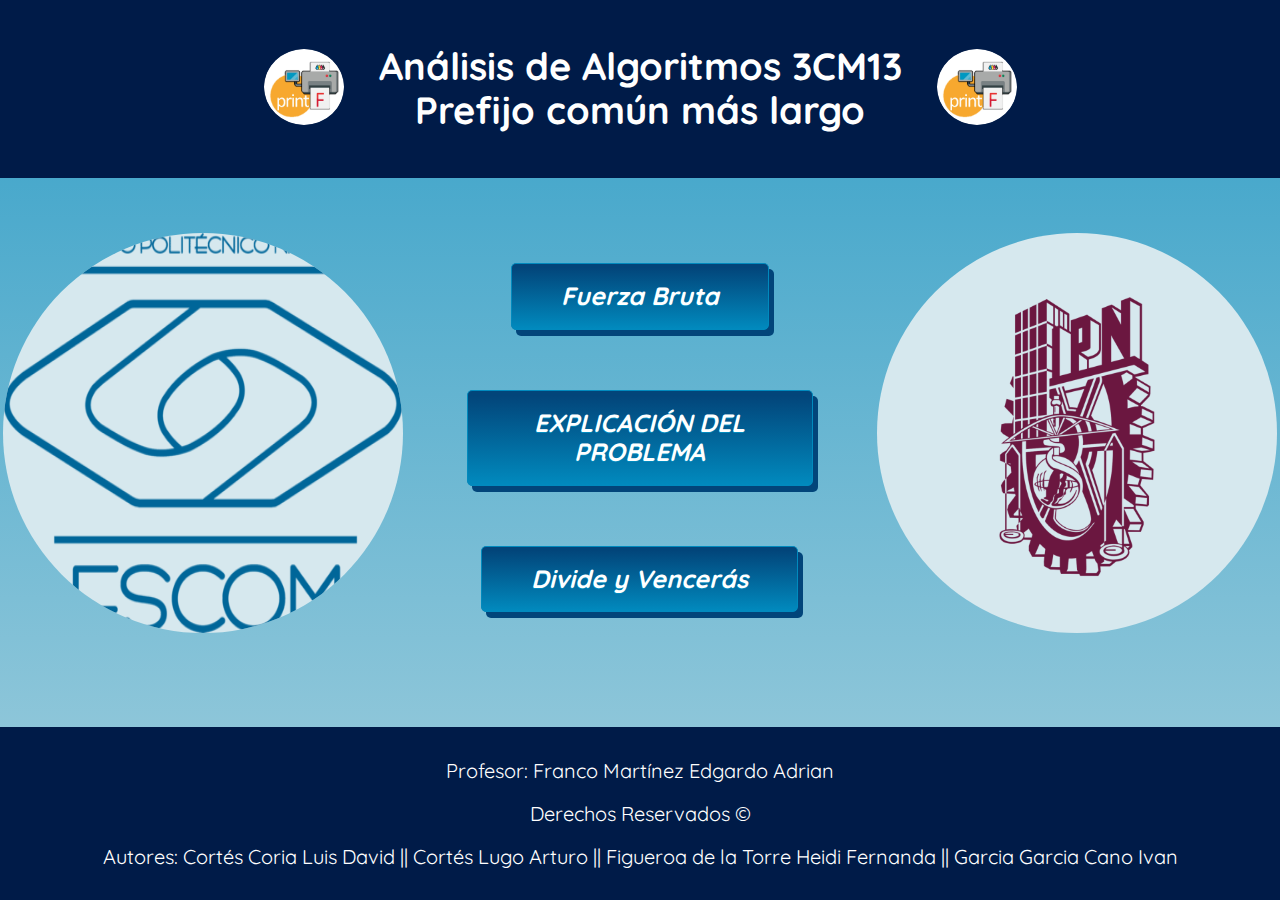
<file: Proyecto/index.html>
<!--
//*****************************************************************
//	Equipo: Numero 3: Los printF
//Cortés Coria Luis David 
//Cortés Lugo Arturo 
//Figueroa de la Torre Heidi Fernanda 
//Garcia Garcia Cano Ivan

//Curso: Análisis de algoritmos
//(C) Agosto-Enero 2021
//ESCOM-IPN
//Version 3.2

//Menu principal
//*****************************************************************
-->

<!DOCTYPE html>
<html lang="en">
    <head>
        
        <meta charset="UTF-8">
        <meta http-equiv="X-UA-Compatible" content="IE=edge">
        <meta name="viewport" content="width=device-width, initial-scale=1.0">
        <title>Prefijo común más largo</title>
        
        <!--HOJAS DE ESTILO-->
        <link rel="preload" href="css/normalize.css" as="style">
        <link rel="stylesheet" href="css/normalize.css"> <!--Tiene que ser la primera libreria por que normaliza y resetea-->
        <link href="https://fonts.googleapis.com/css2?family=Quicksand:wght@300;400;700&display=swap" rel="stylesheet">
        <link rel="preload" href="css/styles.css" as="style"> <!--Hacer el sitio web mas rapido-->
        <link href="css/styles.css" rel="stylesheet">
        
    </head> 

    <body>

        <header class="header">

            <div>
                <img class="imagen-logo" src="./images/logoF.png" alt="logo-F">
            </div>

            <h1 >Análisis de Algoritmos 3CM13 <br>Prefijo común más largo</h1>

            <div>
                <img class="imagen-logo" src="./images/logoF.png" alt="logo-F">
            </div>

        </header>
        
        <!-- <br><br><br> -->
 
        
        <main class="tres-columnas">

                <div>
                    <br><br><br>
                    <div class="circulo elemento-menu">
                        <img class="imagen-circulo" src="./images/ESCOM.png" alt="logo-ESCOM">
                    </div>
                </div>
                
                <div class="elemento-menu">
                    <br><br><br>
                    <div class="contenedor-botones">
                        <!-- <p class="texto-solucion">Solucion</p> -->
                        <a class="boton" href="./solucionFB.html">Fuerza Bruta</a>
                        <!-- <img src="./images/fondo_azul.png" alt="prefijo" class="imagen-prefijo"> -->
                        <a class="boton" href="./explicacion.html">EXPLICACIÓN DEL PROBLEMA</a> 
                        <a class="boton" href="./solucionDyC.html">Divide y Vencerás</a>
                    </div>
                </div>

                <div>
                    <br><br><br>
                    <div class="circulo elemento-menu">
                        <img class="imagen-circulo2" src="./images/IPN.png" alt="logo-ESCOM">
                    </div>
                </div>
                
        </main>


        <footer class="footer">
            <p class="footer__texto">Profesor: Franco Martínez Edgardo Adrian</p>
            <p class="footer__texto">Derechos Reservados &copy;</p>
            <p class="footer__texto">Autores: Cortés Coria Luis David || Cortés Lugo Arturo || Figueroa de la Torre Heidi Fernanda || Garcia Garcia Cano Ivan </p>
        </footer>

        
    </body>
</html>
</file>
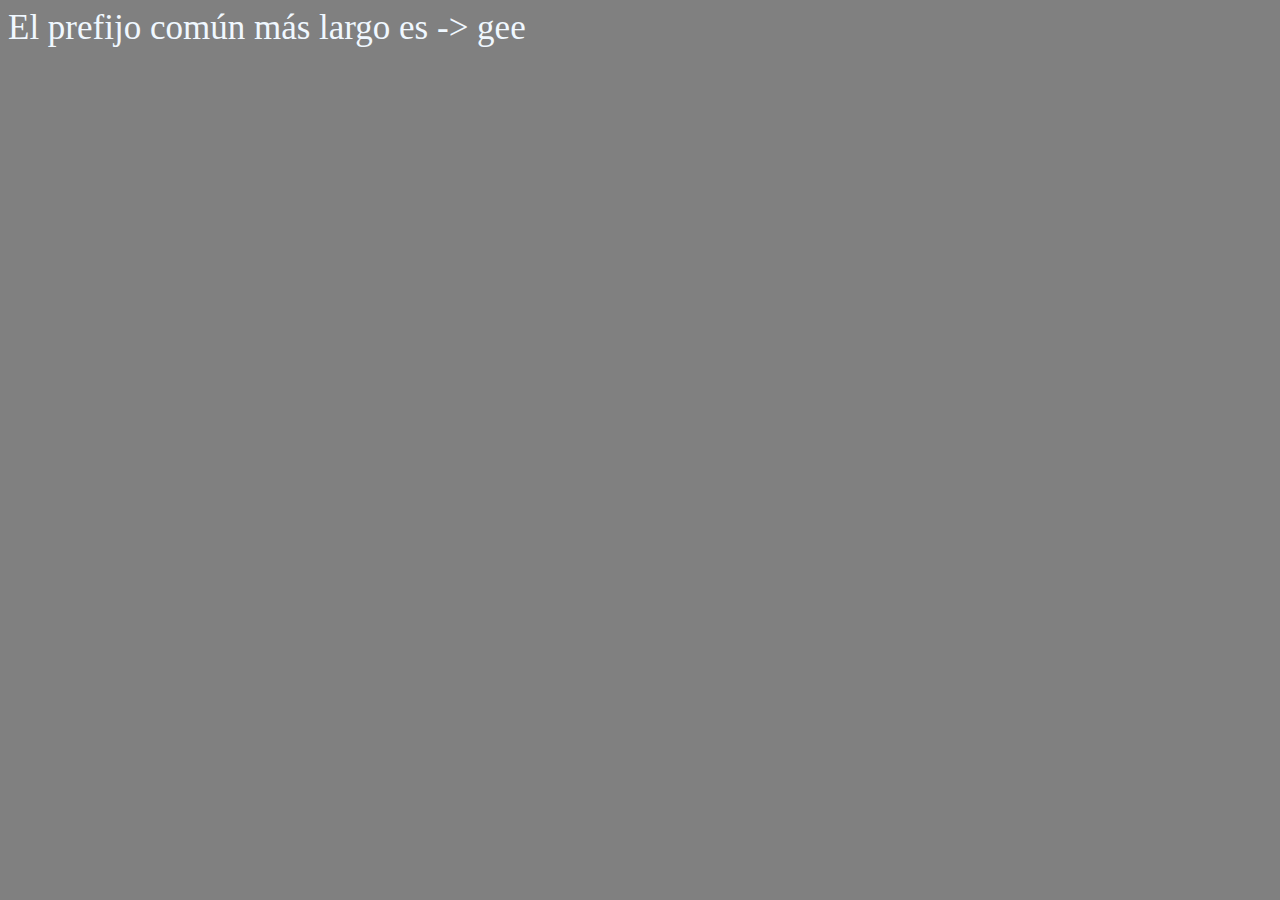
<file: Proyecto/algoritmo.html>
<!DOCTYPE html>
<html lang="en">
<head>
    <meta charset="UTF-8">
    <meta http-equiv="X-UA-Compatible" content="IE=edge">
    <meta name="viewport" content="width=device-width, initial-scale=1.0">
    <title>Document</title>
</head>
<body style="background-color: gray; color: aliceblue; font-size: 35px;">

    <script>
        // Programa JS para encontrar el prefijo comun más argo
            
            // Funcion para encontrar el prefijo comun entre dos cadenas (str1 & str2)
            //@param1: cada n1 a comparar
            //@param2: cada n2 a comparar
            function prefijoComunDos(str1,str2)
            {
                let result = "";                        //Cadena donde se guardara el valor final
                let n1 = str1.length, n2 = str2.length; //Obtenemos el tamaño
                
                // Comparar str1 & str2
                for (let i = 0, j = 0; i <= (n1 - 1) && j <= (n2 - 1); i++, j++) { 
                    
                    if (str1[i] != str2[j]) 
                        break;
                    result += str1[i]; // Voy concatenando caracter x caracter, para aumentar el prefijo

                }
        
                return (result);      //Regreso el valor final del prefijo
            }
            
            // Funcion que devuelve el prefijo comun mas largo del arreglo de cadenas
            //@param1: el arreglo de caracteres
            //@param2: el tamaño del arreglo
            function prefijoComunMasLargo(arr,n)
            {
                let prefix = arr[0];
                
                for (let i = 1; i <= n - 1; i++) 
                    prefix = prefijoComunDos(prefix, arr[i]);  
                
                return (prefix);
            }
            
            //********************************************************************************************************
            // Programa "principal" para probar el algoritmo

            let arr=["geeksforgeeks", "geeks", "geek", "geezer"];
            let n = arr.length;
            let ans = prefijoComunMasLargo(arr, n);
                        
            if (ans.length > 0)     //Si es mayor a 0, quiere decir que si existe un prefijo comun mas largo
                document.write("El prefijo común más largo es -> ", ans);
            else 
                document.write("No hay un prefijo comun");
            
            //********************************************************************************************************
      
        </script>
        
    
</body>
</html>
</file>
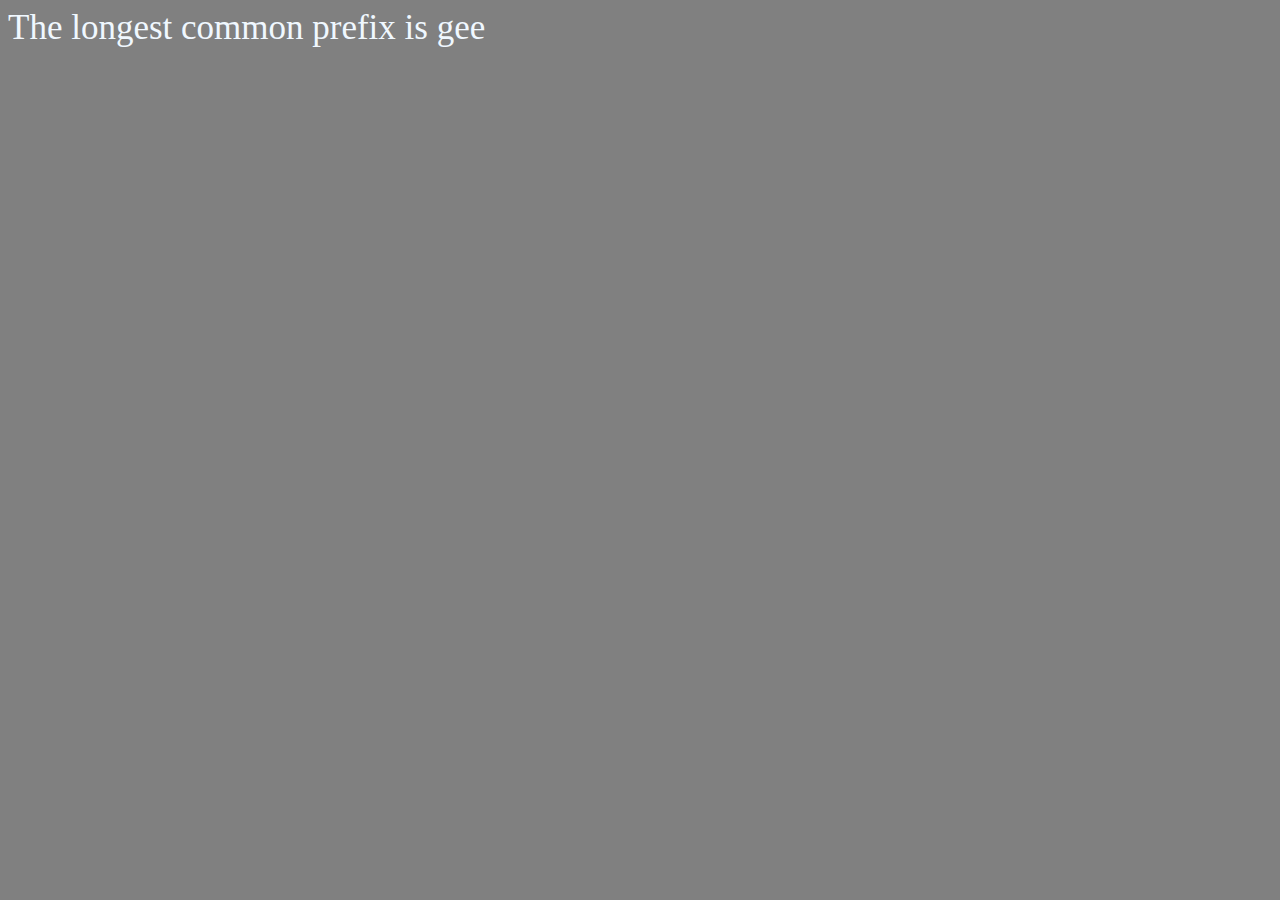
<file: Proyecto/algoritmoDyV.html>
<!DOCTYPE html>
<html lang="en">
<head>
    <meta charset="UTF-8">
    <meta http-equiv="X-UA-Compatible" content="IE=edge">
    <meta name="viewport" content="width=device-width, initial-scale=1.0">
    <title>Document</title>
</head>
<body  style="background-color: gray; color: aliceblue; font-size: 35px;">

    <script>

        // Programa JS para encontrar el prefijo comun más largo usando DyV
        
        // Funcion para encontrar el prefijo comun entre cadenas (str1 & str2)
        //@param1: str1 a comparar
        //@param2: str2 a comparar
        function prefijoComunDos(str1, str2)
        {
            let result = "";
            let n1 = str1.length, n2 = str2.length;
            // Comparar str1 & str2
            for(let i = 0, j = 0; i <= n1 - 1 && j <= n2 - 1; i++, j++)
            {
                if (str1[i] != str2[j])
                    break;

                result += str1[i];// Se concatena caracter x caracter, para aumentar el prefijo
            }
            return (result);
        }
        
        // Funcion Divide y Venceras para encontrar el prefijo comun.
        // Es similar al metodo Merge sort
        //@param1: el arreglo de caracteres
        //@param2: el indice del inicio del arreglo
        //@param3: el indice del final del arreglo
        function prefijoComunMasLargo(arr, low, high)
        {
            if (low == high)
                return (arr[low]);
        
            if (high > low)
            {   
                // Lo mismo que (low + high)/2, pero evita el 
                // desbordamiento para valores grandes de "low" y "high"
                let mid = low + Math.floor((high - low) / 2);
        
                let str1 = prefijoComunMasLargo(arr, low, mid);
                console.log("str1 -> " + str1);
                let str2 = prefijoComunMasLargo(arr, mid + 1, high);
                console.log("str2 -> " + str2);
                let resultadoFinal = prefijoComunDos(str1, str2);
                console.log("FINAL ----> " + resultadoFinal);
                return (resultadoFinal);
            }
            return null;
        }
        
        //********************************************************************************************************
        // Programa "principal" para probar el algoritmo
        let arr = [ "geeksforgeeks", "geeks",
                    "geek", "geezer" ];
        let n = arr.length;
        let ans = prefijoComunMasLargo(arr, 0, n - 1);
        
        if (ans.length != 0)        //Si es mayor a 0, quiere decir que si existe un prefijo comun mas largo
            document.write("The longest common prefix is " + ans);
        else
            document.write("There is no common prefix");

        //********************************************************************************************************

        </script>
        
</body>
</html>
</file>
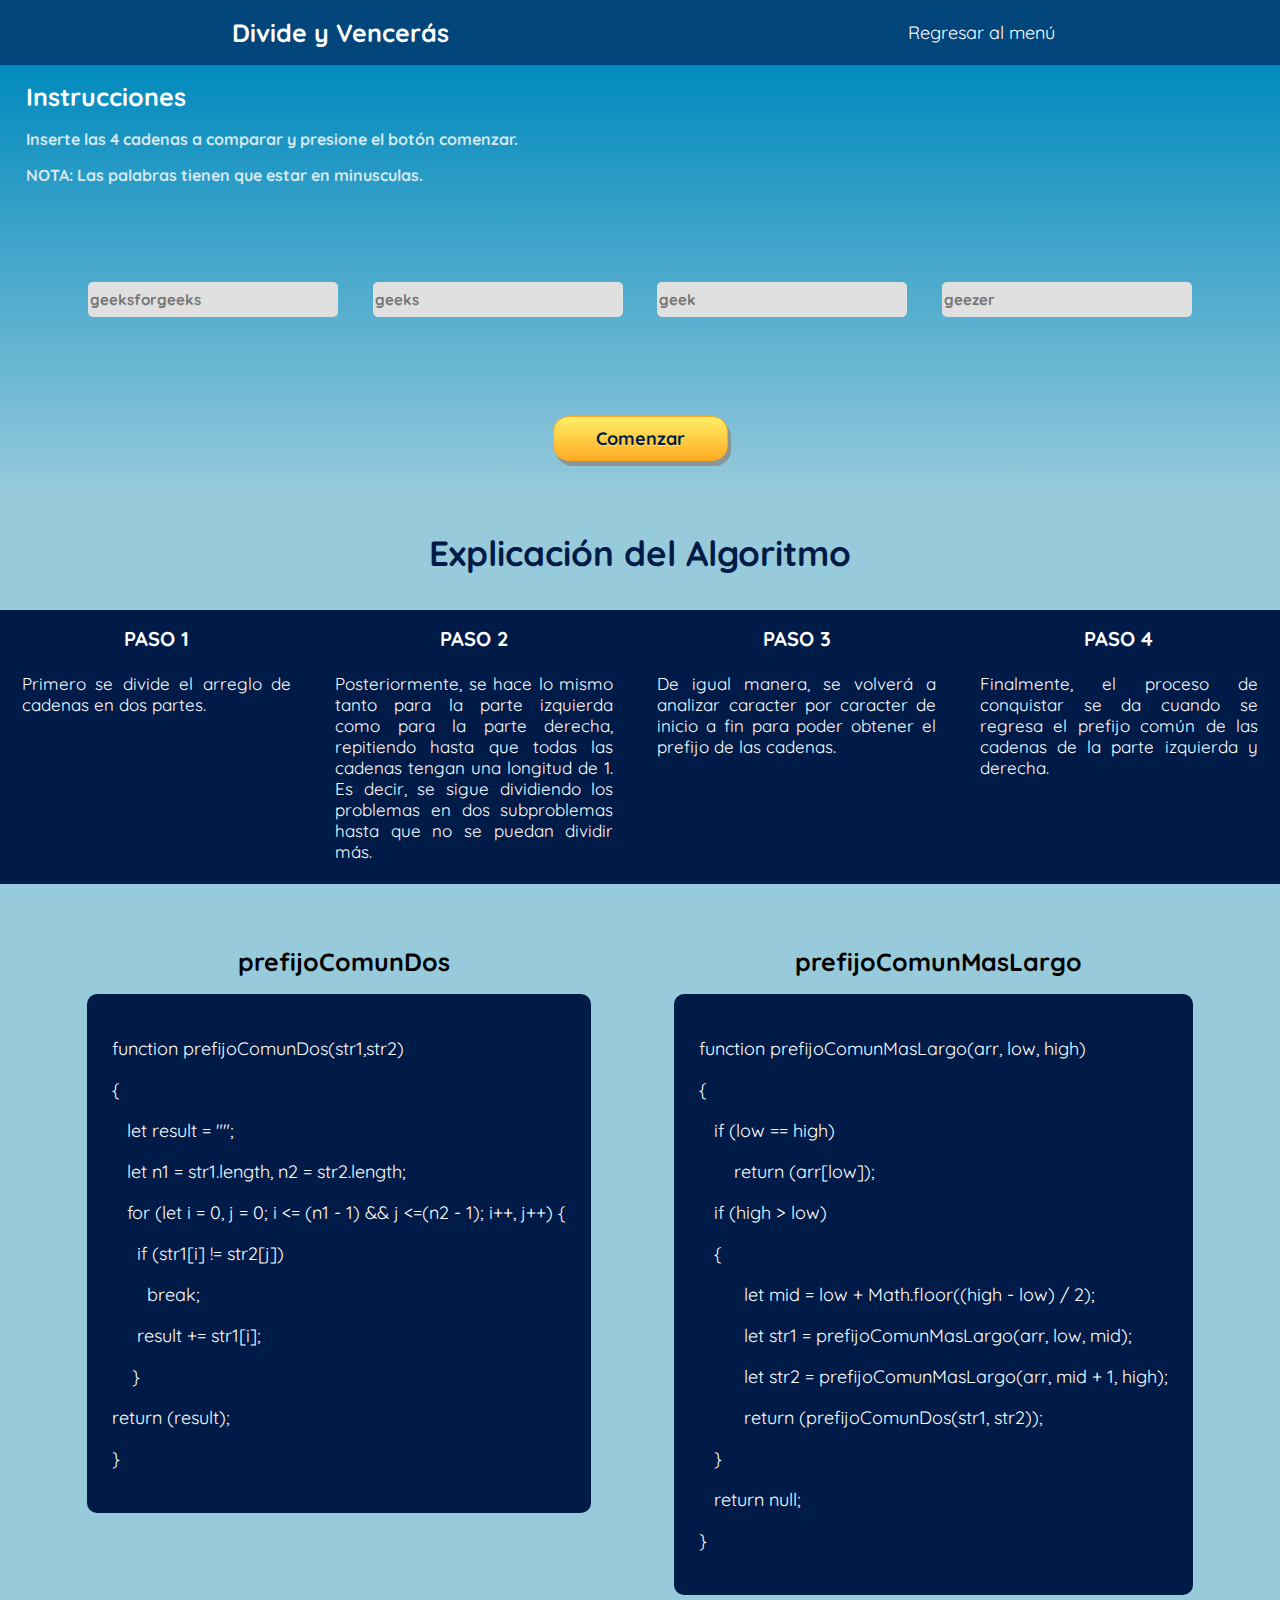
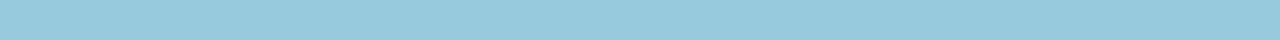
<file: Proyecto/solucionDyC.html>
<!--
//*****************************************************************
//	Equipo: Numero 3: Los printF
//Cortés Coria Luis David 
//Cortés Lugo Arturo 
//Figueroa de la Torre Heidi Fernanda 
//Garcia Garcia Cano Ivan

//Curso: Análisis de algoritmos
//(C) Agosto-Enero 2021
//ESCOM-IPN
//Version 3.2

//Algoritmo de prefijo comun mas largo para solucion Divide and Conquer
//*****************************************************************
-->

<!DOCTYPE html>
<html lang="en">
<head>

    <meta charset="UTF-8">
    <meta http-equiv="X-UA-Compatible" content="IE=edge">
    <meta name="viewport" content="width=device-width, initial-scale=1.0">
    <title>DyC</title>
    <!--Hojas de estilo-->
    <link href="https://fonts.googleapis.com/css2?family=Quicksand:wght@300;400;700&display=swap" rel="stylesheet">
    <link rel="stylesheet" href="https://cdnjs.cloudflare.com/ajax/libs/animate.css/4.1.1/animate.min.css"/>
    <link href="css/divideYconquer.css" rel="stylesheet">
    <link rel="preload" href="css/divideYconquer.css" as="style"> <!--Hacer el sitio web mas rapido-->
    <!--Scripts-->
    <script src="https://code.jquery.com/jquery-3.6.0.min.js"></script> 
    <script src="js/scriptDyC.js" ></script> 
    
 
</head>

<body>

    <header class="header">
        <div class="container logo-nav-container">
            <h1 class="animate__animated animate__shakeY animate__infinite	infinite">Divide y Vencerás</h1>
            <nav class="navigation">
                <ul>
                    <li><a href="./index.html"> Regresar al menú</a></li>
                </ul>
            </nav>
        </div>
    </header>


    <div class="contenedor">

        <main class="fondo-main">
            <div class="text">
                <!-- <p class="explicacion-problema">EXPLICACIÓN DEL PROBLEMA <br> Un prefijo se define como un elemento gramatical que se adhiere a un término para cambiar su significado,
                    es decir que, se anteponen a la palabra que se desea modificar.<br> Entonces, dado un conjunto de cadenas (4)
                    se encontrará la cadena de prefijo común más larga, que es el prefijo de todas las cadenas dadas.
                </p> -->
                <h1>Instrucciones</h1>
                <p class="texto-instrucciones"> Inserte las 4 cadenas a comparar y presione el botón comenzar.</p>
                <p class="texto-instrucciones"> NOTA: Las palabras tienen que estar en minusculas.</p>
            </div>

            <br><br>
            <!--placeholder, value-->
            <div class="strings">
                <input placeholder="geeksforgeeks" class="entrada-texto" type="text" name="str1" id="str1" onkeypress="return SoloMinusculas(event);" required>
                <input placeholder="geeks" class="entrada-texto" type="text" name="str2" id="str2" onkeypress="return SoloMinusculas(event);" required>
                <input placeholder="geek" class="entrada-texto" type="text" name="str3" id="str3" onkeypress="return SoloMinusculas(event);" required>
                <input placeholder="geezer" class="entrada-texto" type="text" name="str4" id="str4" onkeypress="return SoloMinusculas(event);" required>
            </div>

            <br><br>

            <div class="centrar-flex">
                <button class="boton" name="comenzar" type="button" onclick="identificarDyC();colocarArreglo(); obtener_Colocar4();compara_prefijos();regresa_prefijoFinal();
                animar_explicacion();palabras(); main(); colocarCodigo1(); setTimeout(colocarCodigo2,1500); setTimeout(colocarCodigo3,3000);  
                setTimeout(colocarCodigo4,4500); setTimeout(colocarCodigo5,6000); setTimeout(colocarCodigo6,7500); 
                "> Comenzar </button>
            </div>

            <div class="flex-uno" id="identificarDyC">
                <!--Se colocan las palabras para Identificar DyC-->
            </div>

            <div id="arreglo-Strings">
                <!-- Se coloca el arreglo de Cadenas -->
                
            </div>
            
            <div class="codigo">
                <!--Se coloca pseudocodigo-->
                <h1 id="codigo1"></h1>
            </div>

            <div id="primer-parte">
                <!-- Se colocan las 4 cadenas -->

            </div>

            <!-- <div id="flechas">
                <span id="flechaI" class="flecha1 derecha"></span>
                <span id="flechaD" class="flecha2 derecha"></span>
            </div> -->
            <div class="codigo">
                <!--Se coloca pseudocodigo-->
                <h1  id="codigo2"></h1>
            </div>
            
            <div id="compara_primer_prefijo">
                <!-- Se colocan el prefijo de ambos lados -->  
            </div>
            
            <div id="retorna_prefijoComunMasLargo">
                <!-- Se coloca el prefijo comun mas largo de las 4 cadenas-->
            </div>

            <div class="codigo">
                <!--Se coloca pseudocodigo-->
                <h1 id="codigo3"></h1>
            </div>
            
        </main>

        
        <div class="titulo-explicacion">
            <p class="span1">Explicación del Algoritmo</p>
        </div>

        <div class="contenedor-explicacion">

            <div>
                <h2 class="centrar" id="paso1">PASO 1</h2>
                <p class="contenedor-pasos">Primero se divide el arreglo de cadenas en dos partes.</p>
            </div>

            <div>
                <h2 class="centrar" id="paso2">PASO 2</h2>
                <p class="contenedor-pasos">Posteriormente, se hace lo mismo tanto para la parte izquierda como para la parte derecha, 
                    repitiendo hasta que todas las cadenas tengan una longitud de 1. Es decir, se sigue dividiendo los problemas en 
                    dos subproblemas hasta que no se puedan dividir más.</p>
            </div>
             

            <div>
                <h2 class="centrar" id="paso3">PASO 3</h2>
                <p class="contenedor-pasos">De igual manera, se volverá a analizar caracter por caracter de inicio a fin 
                    para poder obtener el prefijo de las cadenas.</p>
            </div>

            <div>
                <h2 class="centrar" id="paso4">PASO 4</h2>
                <p class="contenedor-pasos">Finalmente, el proceso de conquistar se da 
                    cuando se regresa el prefijo común de las cadenas de la parte izquierda y derecha.</p>
            </div>

        </div><!--.contenedor-explicacion-->


        <div class="contenedor-codigos">

            <div>
                <b><h1 class="titulo-codigo">prefijoComunDos</h1></b>
                <div class="codigo-uno animate__animated animate__pulse animate__infinite	infinite " >
                    <p id="codigo-uno-1">function prefijoComunDos(str1,str2)</p>
                    <p id="codigo-uno-2" >{</p>
                    <p id="codigo-uno-3" > &nbsp;&nbsp; let result = "";</p>
                    <p id="codigo-uno-4" > &nbsp;&nbsp; let n1 = str1.length, n2 = str2.length;</p>
                    <p id="codigo-uno-5" > &nbsp;&nbsp; for (let i = 0, j = 0; i <= (n1 - 1) && j <=(n2 - 1); i++, j++) { </p>
                    <p id="codigo-uno-6" > &nbsp;&nbsp;&nbsp;&nbsp; if (str1[i] != str2[j]) </p>
                    <p id="codigo-uno-7" > &nbsp;&nbsp;&nbsp;&nbsp;&nbsp;&nbsp; break;</p>
                    <p id="codigo-uno-8" > &nbsp;&nbsp;&nbsp;&nbsp; result += str1[i];</p>
                    <p id="codigo-uno-9" > &nbsp;&nbsp;&nbsp; }</p>
                    <p id="codigo-uno-10" >return (result);</p>
                    <p id="codigo-uno-11" >}</p>
                </div>
            </div>

            <div>
                <b><h1 class="titulo-codigo">prefijoComunMasLargo</h1></b>
                <div class="codigo-dos animate__animated animate__pulse animate__infinite	infinite">
                    <p id="codigo-dos-1">function prefijoComunMasLargo(arr, low, high)</p>
                    <p id="codigo-dos-2">{</p>
                    <p id="codigo-dos-3"> &nbsp;&nbsp; if (low == high)</p>
                    <p id="codigo-dos-4"> &nbsp;&nbsp;&nbsp;&nbsp;&nbsp;&nbsp; return (arr[low]);</p>
                    <p id="codigo-dos-5"> &nbsp;&nbsp; if (high > low)</p>
                    <p id="codigo-dos-6"> &nbsp;&nbsp; {</p>
                    <p id="codigo-dos-7"> &nbsp;&nbsp;&nbsp;&nbsp;&nbsp;&nbsp;&nbsp;&nbsp; let mid = low + Math.floor((high - low) / 2);</p>
                    <p id="codigo-dos-8"> &nbsp;&nbsp;&nbsp;&nbsp;&nbsp;&nbsp;&nbsp;&nbsp; let str1 = prefijoComunMasLargo(arr, low, mid); </p>
                    <p id="codigo-dos-9"> &nbsp;&nbsp;&nbsp;&nbsp;&nbsp;&nbsp;&nbsp;&nbsp; let str2 = prefijoComunMasLargo(arr, mid + 1, high); </p>
                    <p id="codigo-dos-10"> &nbsp;&nbsp;&nbsp;&nbsp;&nbsp;&nbsp;&nbsp;&nbsp; return (prefijoComunDos(str1, str2)); </p>
                    <p id="codigo-dos-11"> &nbsp;&nbsp; } </p>
                    <p id="codigo-dos-12">&nbsp;&nbsp; return null; </p>
                    <p id="codigo-dos-13">} </p>
                </div>
            </div>

        </div> <!--.contenedor-codigos-->

    </div> <!--.contenedor-->

</body>
</html>

<!--
    <svg xmlns="http://www.w3.org/2000/svg" class="icon icon-tabler icon-tabler-arrow-down-left" width="40" height="40" viewBox="0 0 24 24" stroke-width="1.5" stroke="#B60020" fill="none" stroke-linecap="round" stroke-linejoin="round">
                    <path stroke="none" d="M0 0h24v24H0z" fill="none"/>
                    <line x1="17" y1="7" x2="7" y2="17" />
                    <polyline points="16 17 7 17 7 8" />
                  </svg>

    <svg xmlns="http://www.w3.org/2000/svg" class="icon icon-tabler icon-tabler-arrow-down-right" width="40" height="40" viewBox="0 0 24 24" stroke-width="1.5" stroke="#B60020" fill="none" stroke-linecap="round" stroke-linejoin="round">
        <path stroke="none" d="M0 0h24v24H0z" fill="none"/>
        <line x1="7" y1="7" x2="17" y2="17" />
        <polyline points="17 8 17 17 8 17" />
    </svg>

-->
</file>
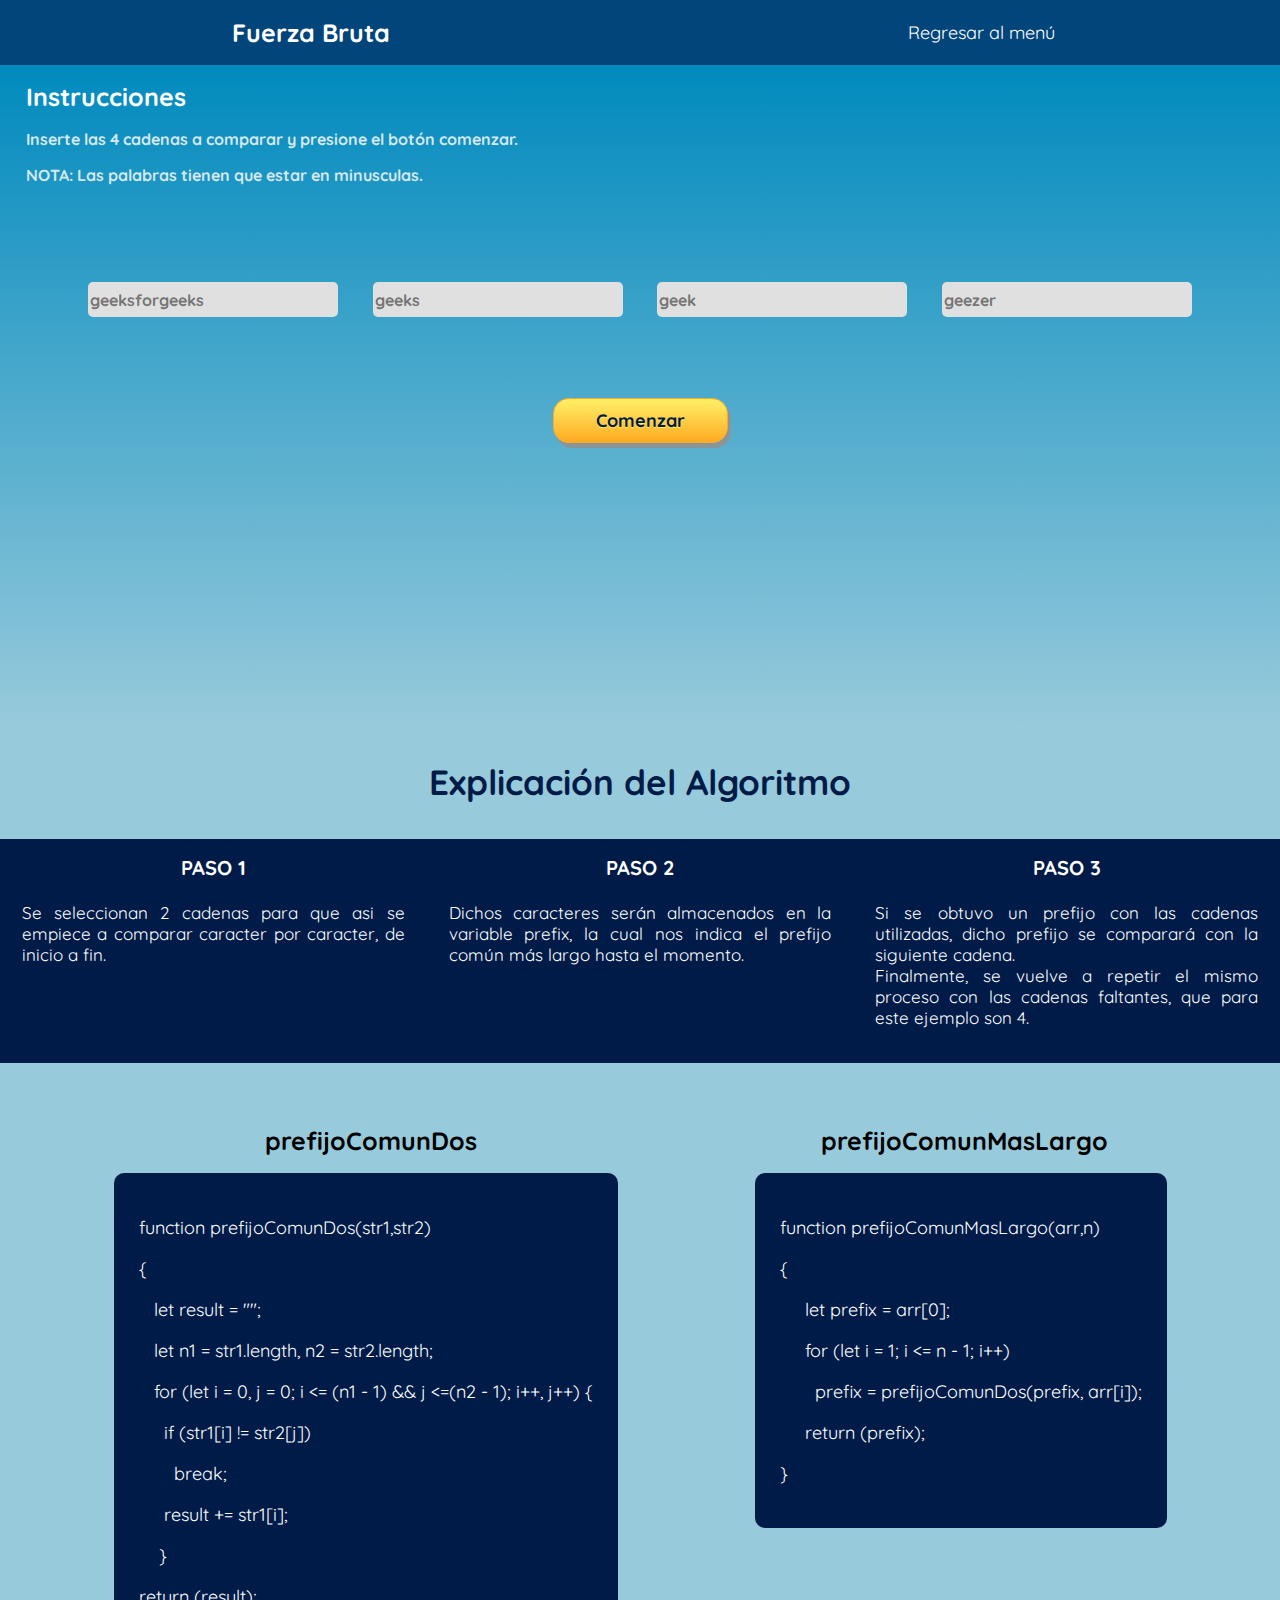
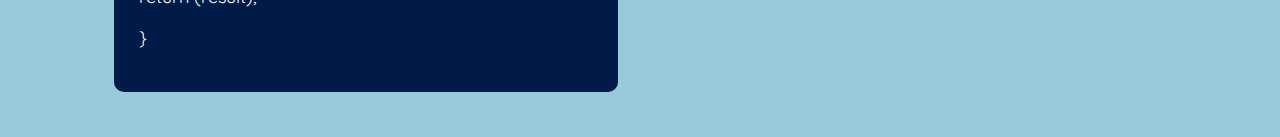
<file: Proyecto/solucionFB.html>
<!--
//*****************************************************************
//	Equipo: Numero 3: Los printF
//Cortés Coria Luis David 
//Cortés Lugo Arturo 
//Figueroa de la Torre Heidi Fernanda 
//Garcia Garcia Cano Ivan

//Curso: Análisis de algoritmos
//(C) Agosto-Enero 2021
//ESCOM-IPN
//Version 3.2

//Algoritmo de prefijo comun mas largo para solucion Fuerza Bruta
//*****************************************************************
-->

<!DOCTYPE html>
<html lang="en">

<head>

    <meta charset="UTF-8">
    <meta http-equiv="X-UA-Compatible" content="IE=edge">
    <meta name="viewport" content="width=device-width, initial-scale=1.0">
    <title>Fuerza Bruta</title>
    <!--Hojas de estilo-->
    <link href="https://fonts.googleapis.com/css2?family=Quicksand:wght@300;400;700&display=swap" rel="stylesheet">
    <link rel="stylesheet" href="https://cdnjs.cloudflare.com/ajax/libs/animate.css/4.1.1/animate.min.css"/>
    <link href="css/fuerzaBruta.css" rel="stylesheet">
    <link rel="preload" href="css/fuerzaBruta.css" as="style"> <!--Hacer el sitio web mas rapido-->
    <link href="css/flecha.css" rel="stylesheet">
    <!--Scripts-->
    <script src="https://code.jquery.com/jquery-3.6.0.min.js"></script>
    <script src="js/scriptFB.js" ></script> 


</head>



<body>

    <header class="header">
        <div class="container logo-nav-container">
            <h1 class="animate__animated animate__shakeY animate__infinite	infinite">Fuerza Bruta</h1>
            <nav class="navigation">
                <ul>
                    <li><a href="./index.html"> Regresar al menú</a></li>
                </ul>
            </nav>
        </div>
    </header>


    <div class="contenedor">
        <main class="fondo-main">
            <div class="text">
                <!-- <p class="explicacion-problema">EXPLICACIÓN DEL PROBLEMA <br> Un prefijo se define como un elemento gramatical que se adhiere a un término para cambiar su significado,
                    es decir que, se anteponen a la palabra que se desea modificar.<br> Entonces, dado un conjunto de cadenas (4)
                    se encontrará la cadena de prefijo común más larga, que es el prefijo de todas las cadenas dadas.
                </p> -->
                <h1 style>Instrucciones</h1>
                <p class="texto-instrucciones"> Inserte las 4 cadenas a comparar y presione el botón comenzar.</p>
                <p class="texto-instrucciones"> NOTA: Las palabras tienen que estar en minusculas.</p>
                
            </div>

            <br><br> 

            <div class="strings">
                <input placeholder="geeksforgeeks" class="entrada-texto" type="text" name="str1" id="str1" onkeypress="return SoloMinusculas(event);" required>
                <input placeholder="geeks" class="entrada-texto" type="text" name="str2" id="str2" onkeypress="return SoloMinusculas(event);" required>
                <input placeholder="geek" class="entrada-texto" type="text" name="str3" id="str3" onkeypress="return SoloMinusculas(event);" required>
                <input placeholder="geezer"class="entrada-texto" type="text" name="str4" id="str4" onkeypress="return SoloMinusculas(event);" required>
            </div>

            <br><br>

            <div class="centrar-flex">
                <button class="boton" name="comenzar" type="button" onclick="setTimeout(animar_explicacion, 6000); codigo(); setTimeout(codigo2, 3000); setTimeout(codigo3,7000);
                                                            setTimeout(obtener, 7500); setTimeout(verificar_Vacio, 7500);"> Comenzar </button>
            </div>

            <br><br><br>

            <div id="arr" class="arrays centrar-flex">
                <h1 id="array1" style="color: #02457A;"></h1>
                <h1 id="array2" style="color: #02457A;"></h1>
                <h1 id="array3" style="color: #02457A;"></h1>
                <h1 id="array4" style="color: #02457A;"></h1>
            </div>

            <div class="lineas ">
                <h1 id= "linea1" style="color: #02457A;"></h1>
                <h1 id= "linea2" style="color: #02457A;"></h1>
                <h1 id= "linea3" style="color: #02457A;"></h1>
            </div>

            <br><br><br>

            <div class="palabras centrar-flex">
                <h1 id="palabra1" style="color: #02457A;"></h1>
                <h1 id="palabra2" style="color: #02457A;"></h1>
            </div>
    
            <div id="flechas">
                <div id="flechaI" class="flecha1 derecha"></div>
                <div id="flechaD" class="flecha2 derecha"></div>
            </div>
    
            <div class="palabra-prefijo centrar-flex">
                <h1 id="palabra5" style="color: #8236CB;"></h1>
            </div>

            <div class="centrar-flex">
                 <h1 id= "final" class="palabra-final"></h1>
            </div>

        </main>

        
        <div class="titulo-explicacion">
            <p>Explicación del Algoritmo</p>
        </div>

        <div class="contenedor-explicacion">

            <div>
                <h2 class="centrar" id="paso1">PASO 1</h2>
                <p class="contenedor-pasos"> Se seleccionan 2 cadenas para que asi se empiece a comparar caracter por
                    caracter, de inicio a fin. </p>
            </div>

            <div>
                <h2 class="centrar" id="paso2">PASO 2</h2>
                <p class="contenedor-pasos">Dichos caracteres serán almacenados en la variable prefix, la cual nos
                    indica el prefijo común más largo hasta el momento.</p>
            </div>

            <div>
                <h2 class="centrar" id="paso3">PASO 3</h2>
                <p class="contenedor-pasos">Si se obtuvo un prefijo con las cadenas utilizadas, dicho prefijo se
                    comparará con la siguiente cadena. <br> Finalmente, se vuelve a repetir el mismo proceso con las cadenas
                    faltantes, que para este ejemplo son 4.</p> <br>
            </div>

        </div><!--.contenedor-explicacion-->


        <div class="contenedor-codigos">

            <div>
                <b><h1 class="titulo-codigo">prefijoComunDos</h1></b>
                <div class="codigo-uno animate__animated animate__pulse animate__infinite	infinite">
                    <p id="codigo-uno-1">function prefijoComunDos(str1,str2)</p>
                    <p id="codigo-uno-2">{</p>
                    <p id="codigo-uno-3"> &nbsp;&nbsp; let result = "";</p>
                    <p id="codigo-uno-4"> &nbsp;&nbsp; let n1 = str1.length, n2 = str2.length;</p>
                    <p id="codigo-uno-5"> &nbsp;&nbsp; for (let i = 0, j = 0; i <= (n1 - 1) && j <=(n2 - 1); i++, j++) { </p>
                    <p id="codigo-uno-6"> &nbsp;&nbsp;&nbsp;&nbsp; if (str1[i] != str2[j]) </p>
                    <p id="codigo-uno-7"> &nbsp;&nbsp;&nbsp;&nbsp;&nbsp;&nbsp; break;</p>
                    <p id="codigo-uno-8"> &nbsp;&nbsp;&nbsp;&nbsp; result += str1[i];</p>
                    <p id="codigo-uno-9"> &nbsp;&nbsp;&nbsp; }</p>
                    <p id="codigo-uno-10">return (result);</p>
                    <p id="codigo-uno-11">}</p>

                </div>
            </div>

            <div>
                <b><h1 class="titulo-codigo">prefijoComunMasLargo</h1></b>
                <div class="codigo-dos animate__animated animate__pulse animate__infinite	infinite">
                    <p id="codigo-dos-1">function prefijoComunMasLargo(arr,n)</p>
                    <p id="codigo-dos-2">{</p>
                    <p id="codigo-dos-3">&nbsp;&nbsp;&nbsp;&nbsp; let prefix = arr[0];</p>
                    <p id="codigo-dos-4">&nbsp;&nbsp;&nbsp;&nbsp; for (let i = 1; i <= n - 1; i++) </p>
                    <p id="codigo-dos-5">&nbsp;&nbsp;&nbsp;&nbsp;&nbsp;&nbsp; prefix = prefijoComunDos(prefix, arr[i]); </p>
                    <p id="codigo-dos-6">&nbsp;&nbsp;&nbsp;&nbsp; return (prefix);</p>
                    <p id="codigo-dos-7">}</p>
                </div>
            </div>

        </div> <!--.contenedor-codigos-->

        <!-- <div class="contenedor-cota">
            <div>
                <p style="font-size: 20px;" class="negritas">Análisis de la Cota</p>
                <p>El análisis de la cota se realizó teniendo en cuenta el peor caso del algoritmo,
                     que se da cuando todas las palabras que se encuentran en el String para obtener
                      su prefijo común más largo  es la misma palabra. De esta manera la cota es <span class="negritas">O(n1*n)</span>, 
                       en donde “n1” representa el número de caracteres que tiene la palabra y “n” representa
                        el número de palabras contenidas en el String para sacar su prefijo común más largo.  </p>
            </div>
        </div> -->

    </div> <!--.contenedor-->


</body>

</html>
</file>
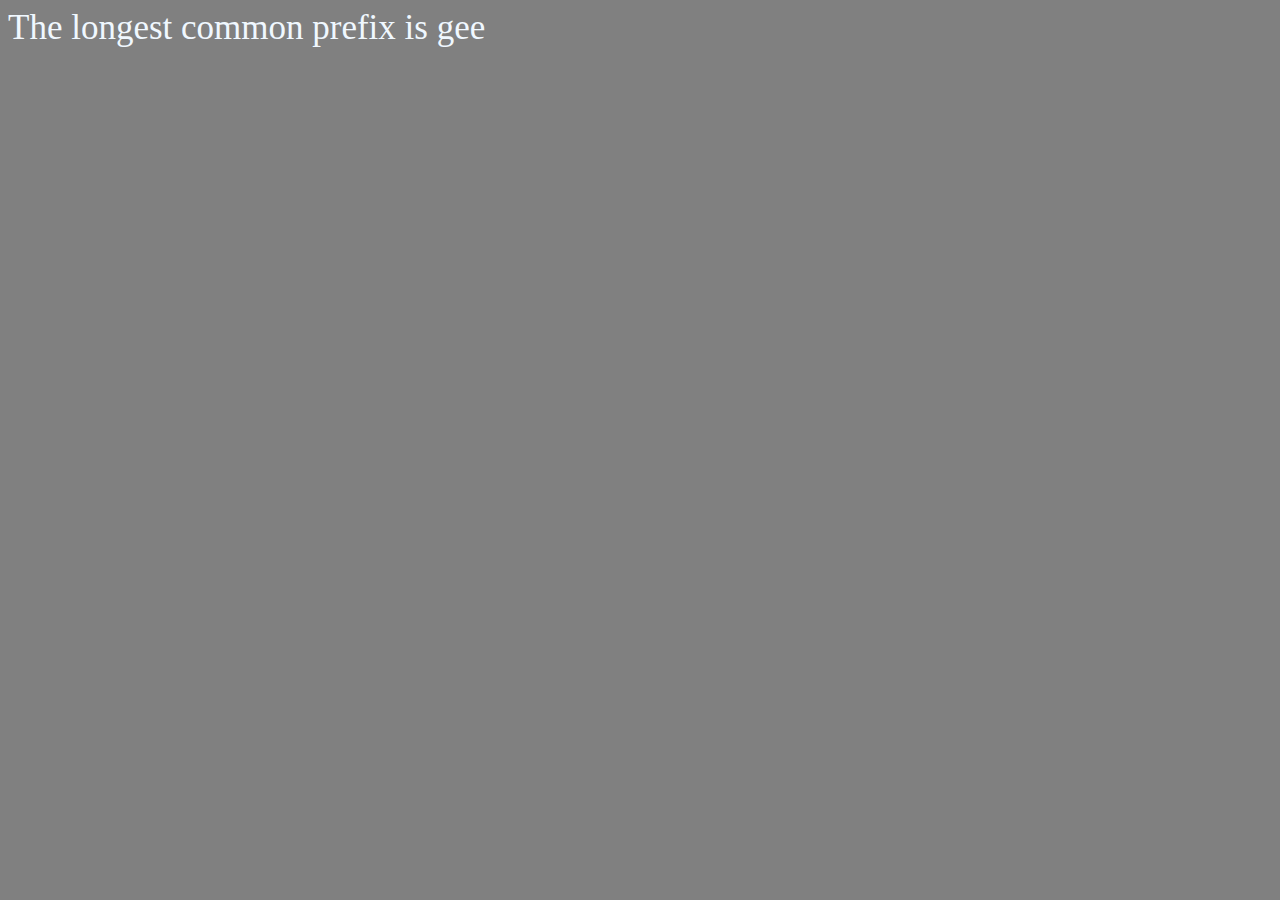
<file: Proyecto/scripts/algoritmoDyV.html>
<!--
//*****************************************************************
//	Equipo: Numero 3: Los printF
//Cortés Coria Luis David 
//Cortés Lugo Arturo 
//Figueroa de la Torre Heidi Fernanda 
//Garcia Garcia Cano Ivan

//Curso: Análisis de algoritmos
//(C) Agosto-Enero 2021
//ESCOM-IPN
//Version 3.2

//Algoritmo de prefijo comun mas largo para solucion Divide and Conquer
//*****************************************************************
-->

<!DOCTYPE html>
<html lang="en">
<head>
    <meta charset="UTF-8">
    <meta http-equiv="X-UA-Compatible" content="IE=edge">
    <meta name="viewport" content="width=device-width, initial-scale=1.0">
    <title>Document</title>
</head>
<body  style="background-color: gray; color: aliceblue; font-size: 35px;">

    <script>

        // Programa JS para encontrar el prefijo comun más largo usando DyV
        
        // Funcion para encontrar el prefijo comun entre cadenas (str1 & str2)
        //@param1: str1 a comparar
        //@param2: str2 a comparar
        function prefijoComunDos(str1, str2)
        {
            let result = "";
            let n1 = str1.length, n2 = str2.length;
            // Comparar str1 & str2
            for(let i = 0, j = 0; i <= n1 - 1 && j <= n2 - 1; i++, j++)
            {
                if (str1[i] != str2[j])
                    break;

                result += str1[i];// Se concatena caracter x caracter, para aumentar el prefijo
            }
            return (result);
        }
        
        // Funcion Divide y Venceras para encontrar el prefijo comun.
        // Es similar al metodo Merge sort
        //@param1: el arreglo de caracteres
        //@param2: el indice del inicio del arreglo
        //@param3: el indice del final del arreglo
        function prefijoComunMasLargo(arr, low, high)
        {
            if (low == high)
                return (arr[low]);
        
            if (high > low)
            {   
                // Lo mismo que (low + high)/2, pero evita el 
                // desbordamiento para valores grandes de "low" y "high"
                let mid = low + Math.floor((high - low) / 2);
        
                let str1 = prefijoComunMasLargo(arr, low, mid);
                console.log("str1 -> " + str1);
                let str2 = prefijoComunMasLargo(arr, mid + 1, high);
                console.log("str2 -> " + str2);
                let resultadoFinal = prefijoComunDos(str1, str2);
                console.log("FINAL ----> " + resultadoFinal);
                return (resultadoFinal);
            }
            return null;
        }
        
        //********************************************************************************************************
        // Programa "principal" para probar el algoritmo
        let arr = [ "geeksforgeeks", "geeks",
                    "geek", "geezer" ];
        let n = arr.length;
        let ans = prefijoComunMasLargo(arr, 0, n - 1);
        
        if (ans.length != 0)        //Si es mayor a 0, quiere decir que si existe un prefijo comun mas largo
            document.write("The longest common prefix is " + ans);
        else
            document.write("There is no common prefix");

        //********************************************************************************************************

        </script>
        
</body>
</html>
</file>
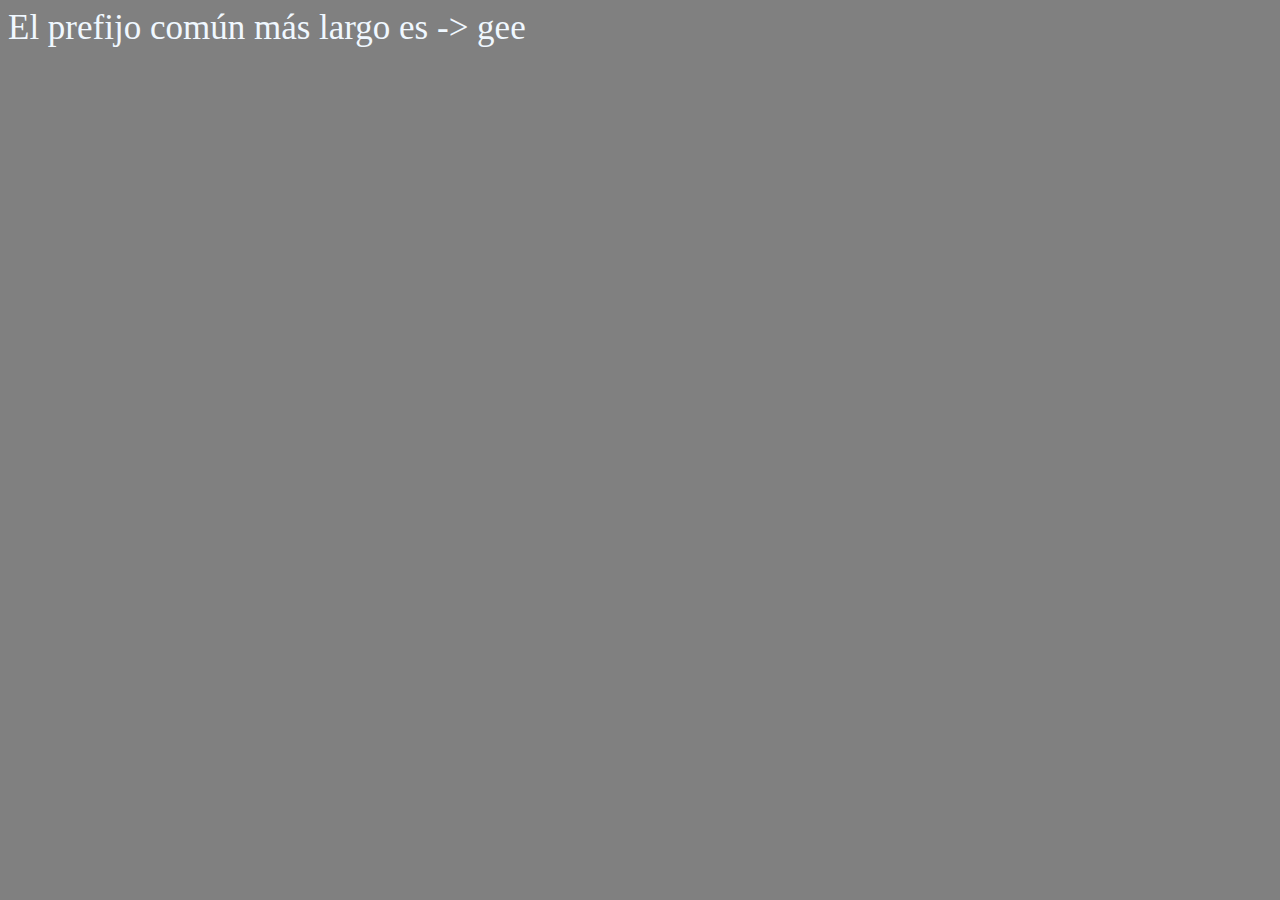
<file: Proyecto/scripts/algoritmoFB.html>
<!--
//*****************************************************************
//	Equipo: Numero 3: Los printF
//Cortés Coria Luis David 
//Cortés Lugo Arturo 
//Figueroa de la Torre Heidi Fernanda 
//Garcia Garcia Cano Ivan

//Curso: Análisis de algoritmos
//(C) Agosto-Enero 2021
//ESCOM-IPN
//Version 3.2

//Algoritmo de prefijo comun mas largo para solucion Divide and Conquer
//*****************************************************************
-->

<!DOCTYPE html>
<html lang="en">
<head>
    <meta charset="UTF-8">
    <meta http-equiv="X-UA-Compatible" content="IE=edge">
    <meta name="viewport" content="width=device-width, initial-scale=1.0">
    <title>Document</title>
</head>
<body style="background-color: gray; color: aliceblue; font-size: 35px;">

    <script>
        // Programa JS para encontrar el prefijo comun más argo
            
            // Funcion para encontrar el prefijo comun entre dos cadenas (str1 & str2)
            //@param1: cada n1 a comparar
            //@param2: cada n2 a comparar
            function prefijoComunDos(str1,str2)
            {
                let result = "";                        //Cadena donde se guardara el valor final
                let n1 = str1.length, n2 = str2.length; //Obtenemos el tamaño
                
                // Comparar str1 & str2
                for (let i = 0, j = 0; i <= (n1 - 1) && j <= (n2 - 1); i++, j++) { 
                    
                    if (str1[i] != str2[j]) 
                        break;
                    result += str1[i]; // Voy concatenando caracter x caracter, para aumentar el prefijo

                }
        
                return (result);      //Regreso el valor final del prefijo
            }
            
            // Funcion que devuelve el prefijo comun mas largo del arreglo de cadenas
            //@param1: el arreglo de caracteres
            //@param2: el tamaño del arreglo
            function prefijoComunMasLargo(arr,n)
            {
                let prefix = arr[0];
                
                for (let i = 1; i <= n - 1; i++) 
                    prefix = prefijoComunDos(prefix, arr[i]);  
                
                return (prefix);
            }
            
            //********************************************************************************************************
            // Programa "principal" para probar el algoritmo

            let arr=["geeksforgeeks", "geeks", "geek", "geezer"];
            let n = arr.length;
            let ans = prefijoComunMasLargo(arr, n);
                        
            if (ans.length > 0)     //Si es mayor a 0, quiere decir que si existe un prefijo comun mas largo
                document.write("El prefijo común más largo es -> ", ans);
            else 
                document.write("No hay un prefijo comun");
            
            //********************************************************************************************************
      
        </script>
        
    
</body>
</html>
</file>
<file: Proyecto/css/styles.css>
/*
//*****************************************************************
//	Equipo: Numero 3: Los printF
//Cortés Coria Luis David 
//Cortés Lugo Arturo 
//Figueroa de la Torre Heidi Fernanda 
//Garcia Garcia Cano Ivan

//Curso: Análisis de algoritmos
//(C) Agosto-Enero 2021
//ESCOM-IPN
//Version 3.2

//Algoritmo de prefijo comun mas largo para solucion Divide and Conquer
//*****************************************************************
*/

:root {       /*Custom properties O variables en CSS*/
    --primario: #001B48;    /*stratos*/       
    --secundario: #02457A;  /*regal blue*/
    --terciario: #018ABE;   /*bondi blue*/
    --cuarto: #97CADB;      /*morning glory*/
    --quinto: #D6E8EE;      /*botticelli*/
    --blanco: #FFFFFF;      /*blanco*/
    --negro: #000000;       /*negro*/
    --blanco2: #E1E0E0;
    --gris: #DFDFDF;
    --gris2: #C1C1C1;
    --amarillo: #FFE572;
    --amarillo2: #FFD51A;
    --amarillo3: #FFC61A;
    --rojo: #B60020;
    --rojo2: #F35A75;
}

/*CSS Globales*/
html{
    font-size: 62.5%;/*Se reinicia el doc html*/
    box-sizing: border-box; /*Para no tener tanto problema con el padding*/
}
*, *:before, *:after {
    box-sizing: inherit;
}

/* https://fonts.google.com/specimen/Quicksand?query=quicksand#standard-styles */
body{
    font-size: 1.6rem; /* 1rem = 10px */ /*Esto sirve para que se adapte mejor los diseños en paginas web de TV, relojes, tablets, etc*/   /*Se adapta más a una gran cantidad de navegadores */
    font-family: 'Quicksand', sans-serif; 
    background:linear-gradient(to bottom, var(--terciario) -50%, var(--cuarto) 100%); /*De arriba hacia abajo el 0% indica hasta abajo y el 100% hasta arriba */ 
    /* background-repeat: no-repeat; */
    /* margin: 0;
    margin-bottom: 4rem;  */
}  
    
.contenedor {
    max-width: 120rem;
    width: auto;
    margin: 15rem auto;
    padding: 0;
}

/* Tipografia */
h1{
    font-size: 3.8rem;
}
h2{
    font-size: 2.8rem;
}
h3{
    font-size: 1.8rem;
}
h1,h2,h3{
    text-align: center;
}

/* Footer */
.footer{
    padding: 1rem;
    background-color: var(--primario);   
}
@media (min-width: 768px) {
    .footer{
        background-color: var(--primario);
        padding: 12px 0;
        margin-top: 0;
        bottom: 0;
        width: 100%;
        position: fixed;
        /* position: absolute; */
    }
}

.footer__texto{
    font-family: 'Quicksand', sans-serif; 
    text-align: center;
    font-size: 2rem;
    color: var(--blanco);
}

.header{
        
    display: flex;
    flex-direction: column;
    align-items: center;
    background-color: var(--primario);
    padding: 2rem 0;
    margin-top: 0rem;
    font-family: 'Quicksand', sans-serif; 
    color: var(--blanco);
    
}


@media (min-width: 768px) {
    .header{
        background-color: var(--primario);
        padding: 2rem 0;
        margin-top: 0rem;
        font-family: 'Quicksand', sans-serif; 
        color: var(--blanco);
        display: flex;
        flex-direction: row;
        justify-content: center;
    }  
}


/*CSS para el menu principal*/

.contenedor-botones{
    display: flex;
    flex-direction: column;
    align-items: center;
}

@media (min-width: 768px) {
    .tres-columnas{

        display: grid;
        grid-template-columns: repeat(3, 1fr);
        grid-template-rows: 1fr;
        grid-column-gap: 30px;
        grid-row-gap: 0px;
        height: 630px;
        justify-items: center;
        /* display: flex;
        justify-content: space-around;
        align-items: center;
        height: 630px; */
        /* align-items: center;   */
    }

    .elemento-menu{
        flex: 0 0 calc(33.3% - 1rem);
    }
}

.boton {
	box-shadow: 5px 6px 0px 0px #02457A;
	background:linear-gradient(to bottom, #02457A 5%, #018ABE 100%);
	background-color:#02457A;
	border-radius:5px;
	border:1px solid #018ABE;
	/* display:inline-block;  */
	cursor:pointer;
	color:#ffffff;
	font-family:'Quicksand', sans-serif; 
	font-size: 25px;
	font-weight:bold;
	font-style:italic;
	padding:18px 49px;
    margin: 30px;
	text-decoration:none;
	text-shadow:0px 1px 0px #018ABE;
    text-align: center;
}
.boton:hover {
	background:linear-gradient(to bottom, #018ABE 5%, #02457a 100%);
	background-color:#018ABE;
}
/* .boton:active {
	position:relative;
	top:1px;
}  */


.circulo{
    max-width: 40rem;
    height: 40rem;
    background-color: var(--quinto);
    border-radius: 100%;
}
.circulo > .imagen-circulo{
    width: 100%;
    height: 100%;
    border-radius: 100%;
}
.circulo > .imagen-circulo2{
    width: 100%;
    height: 88%;
    padding: 55px 0 0 0;
    border-radius: 100%;
}

.boton:hover{
    box-shadow: 0 8px 16px 0 rgba(0,0,0,0.2), 0 6px 20px 0 rgba(0,0,0,0.19);
    background-color: var(--quinto);
    font-weight: bold;
    color: var(--primario);
}

.texto-solucion{

    color: var(--primario);
    font-size: 30px;
    font-weight: bold;
    padding: 0;
    margin-top: 0;
    
}

.imagen-prefijo{
    max-width: 360px;
    max-height: auto;
    padding: auto;
    margin-top: 3.3rem;
    border-radius: .5rem;
}

.imagen-logo{
    width: 80px;
    border-radius: 85%;
    margin: 3px;

}

@media (min-width: 768px) {
    .imagen-logo{
        width: 80px;
        border-radius: 85%;
        margin: 0 35px;
    }
</file>
<file: Proyecto/css/divideYconquer.css>
/*
//*****************************************************************
//	Equipo: Numero 3: Los printF
//Cortés Coria Luis David 
//Cortés Lugo Arturo 
//Figueroa de la Torre Heidi Fernanda 
//Garcia Garcia Cano Ivan

//Curso: Análisis de algoritmos
//(C) Agosto-Enero 2021
//ESCOM-IPN
//Version 3.2

//Algoritmo de prefijo comun mas largo para solucion Divide and Conquer
//*****************************************************************
*/

:root {       /*Custom properties O variables en CSS*/
    --primario: #001B48;    /*stratos*/       
    --secundario: #02457A;  /*regal blue*/
    --terciario: #018ABE;   /*bondi blue*/
    --cuarto: #97CADB;      /*morning glory*/
    --quinto: #D6E8EE;      /*botticelli*/
    --blanco: #FFFFFF;      /*blanco*/
    --negro: #000000;       /*negro*/
    --blanco2: #E1E0E0;
    --gris: #DFDFDF;
    --gris2: #C1C1C1;
    --amarillo: #FFE572;
    --amarillo2: #FFD51A;
    --amarillo3: #FFC61A;
    --rojo: #B60020;
    --rojo2: #F35A75;
}

html{
    font-size: 62.5%;/*Se reinicia el doc html*/
    box-sizing: border-box; /*Para no tener tanto problema con el padding*/
}

*, *:before, *:after {
    box-sizing: inherit;
}


body{
    margin: 0;
    background-color: var(--cuarto);
    font-family: 'Quicksand', sans-serif;
}

.container{
    width: 85%;
    max-width: 850px;
    margin: 0 auto;
}

.navigation ul{
    list-style: none;
}

.navigation ul li{
    display: inline-block;
}

.navigation ul li a{
    display: block;
    transition: all 0.2s linear;
    border-radius: 10px ;
    padding: 0.5rem 1rem;
}

    .navigation ul li a:hover{
        background: var(--terciario) ;
    }

h1{
    margin-left: 2%;
    color: var(--blanco);
    font-size: 25px;
}

h2{
    color: var(--blanco);
    font-size: 20px;
}

a{
    font-family: 'Quicksand', sans-serif;
    font-size: 18px;
    color: var(--blanco);
    text-decoration: none;
}

.header{
    background-color: var(--secundario);
    display: flex;
    /* position: fixed; */
    left: 0;
    top: 0;
    width: 100%;
}

.logo-nav-container{
    display: flex;
    justify-content: space-between;
    align-items: center;
}

.text{
    /* margin-top: 100px; */
    color: var(--blanco);
}

.text p{
    margin-left: 2%;
}

.strings{
    display: flex;
    flex-direction: column;
    justify-content: space-around;
    align-items: center;
    margin-left: 2%;
    margin-right: 2%;
}

@media (min-width: 480px) {
    .strings{
        display: flex;
        flex-direction: row;
        justify-content: space-around;
        padding: 45px;  
    }
}

.boton {
	box-shadow: 3px 5px 0px 0px #899599;
	background:linear-gradient(to bottom, #ffed64 5%, #ffab23 100%);
	background-color:#ffed64;
	border-radius:16px;
	border:1px solid #ffaa22;
	display:inline-block;
	cursor:pointer;
	color: var(--primario);
	font-family: 'Quicksand', sans-serif;
	font-size:18px;
	font-weight:bold;
	padding:10px 42px;
    margin: 18px;
	text-decoration:none;
	text-shadow:0px 1px 0px #ffed66;
}
.boton:hover {
	background:linear-gradient(to bottom, #ffab23 5%, #ffed64 100%);
	background-color:#ffab23;
}
.boton:active {
	position:relative;
	top:1px;
}



.entrada-texto{
    background-color: var(--blanco2);
    width: 250px;
    height: 35px;
    margin-top: auto;
    margin: 10px;
    font-size: 15px;
    font-family: 'Quicksand', sans-serif;
    font-weight: bold;
    color: var(--negro);
    border-radius: .5rem; /*Para tener las esquinas redondeadas*/
    border: none;
}


.contenedor{
    display: flex;
    flex-direction: column;
    justify-content: space-between;
    height: 600px;

}
.contenedor-codigos{
    display: flex;
    flex-direction: column;
    justify-content: space-around;
    background-color: var(--cuarto);
    padding: 45px;  
    
}

@media (min-width: 480px) {
    .contenedor-codigos{
        display: flex;
        flex-direction: row;
        justify-content: space-around;
        background-color: var(--cuarto);
        padding: 45px;  
    }
}

.contenedor-explicacion{
    display: flex;
    flex-direction: column;
    justify-content: space-around;
    background-color: var(--primario);
}

@media (min-width: 480px) { /* /480px cambia cuando es telefono/ */
    .contenedor-explicacion{
        display: flex;
        flex-direction: row;
        justify-content: space-around;
        background-color: var(--primario);
    }
}

.contenedor-pasos{
    max-height: auto;
    max-width: 450px;
    margin: 22px;
    color: var(--blanco);
    text-align: justify;
    font-size: 17px;
}

.centrar{
    text-align: center;
}

.centrar-flex{
    display: flex;
    justify-content: center;
}

.separar-flex{
    display: flex;
    justify-content: space-around;
}


.codigo-uno{
    font-family: 'Quicksand', sans-serif;
    background-color: var(--primario);
    color: var(--blanco);
    font-size: 16px;
    padding: 25px;
    border-radius: 1rem; /*Para tener las esquinas redondeadas*/
}

.codigo-dos{
    font-family: 'Quicksand', sans-serif;
    background-color: var(--primario);
    color: var(--blanco);
    font-size: 16px;
    padding: 25px;
    border-radius: 1rem; /*Para tener las esquinas redondeadas*/
}

@media (min-width: 480px) { /* /480px cambia cuando es telefono/ */
    .codigo-uno{
        font-size: 18px;
    }
    .codigo-dos{
        font-size: 18px;
    }
}

.titulo-codigo{
    color: var(--black);
    /* width: 150px;  */
    text-align: center;
    font-weight: bold;
}

.titulo-explicacion{
    background-color: var(--cuarto);
    color: var(--primario);
    font-size: 35px;
    padding: 0;
    margin-top: 0;
    text-align: center;
    font-weight: bold;
}

.codigo-uno:hover{
    box-shadow: 0 8px 16px 0 rgba(0,0,0,0.2), 0 6px 20px 0 rgba(0,0,0,0.19);
    background-color: var(--quinto);
    font-weight: bold;
    color: var(--primario);
}

.codigo-dos:hover{
    box-shadow: 0 8px 16px 0 rgba(0,0,0,0.2), 0 6px 20px 0 rgba(0,0,0,0.19);
    background-color: var(--quinto);
    font-weight: bold;
    color: var(--primario);
}

.texto-instrucciones{
    color: var(--quinto);
    font-weight: bold;
    font-size: 16px;
}

.fondo-main{
        background:linear-gradient(to bottom, var(--terciario) 0%, var(--cuarto) 100%); /*De arriba hacia abajo el 0% indica hasta abajo y el 100% hasta arriba */ 
}

.palabra-cuadro{
    max-width:auto;
    height:auto;
    padding:8px;
    margin: 5px;
    font-weight:bold;
    text-align: center;
    font-size: 12px;    
    background-color: var(--secundario);
    color: var(--quinto);
    border-radius: 1.5rem; /*Para tener las esquinas redondeadas*/
    
}

.explicacion-problema{
    font-size: 16px;
    color: var(--blanco);
    font-weight: bold;
    text-align: center;
}

@media (min-width: 480px) { /* /480px cambia cuando es telefono/ */
    .palabra-cuadro{
        width:300px;
        height:55px;
        padding:15px;
        margin: 5px;
        font-weight:bold;
        text-align: center;
        font-size: 22px;    
        background-color: var(--secundario);
        color: var(--quinto);
        border-radius: 2.5rem; /*Para tener las esquinas redondeadas*/
    }
    
}

.codigo{
    width:100%;
    text-align: center;
    margin:auto;
}

.separarCentrar-flex{
    display: flex;
    justify-content: space-around;
}

.cuadro-arreglo{
    max-width:auto;
    height:auto;
    padding:8px;
    margin: 5px;
    font-weight:bold;
    text-align: center;
    font-size: 12px;    
    background-color: var(--secundario);
    color: var(--quinto);
    border-radius: 1.5rem; /*Para tener las esquinas redondeadas*/
}

@media (min-width: 480px) { /* /480px cambia cuando es telefono/ */
    .cuadro-arreglo{
        width:auto;
        height:auto;
        padding:18px;
        margin: 5px;
        font-weight:bold;
        text-align: center;
        font-size: 22px;    
        background-color: var(--secundario);
        color: var(--quinto);
        border-radius: 2.5rem; /*Para tener las esquinas redondeadas*/
    }
    
}


/* This only changes this particular animation duration */
.animate__animated.animate__bounceInDown { /*El arreglo*/
    --animate-delay: 1s;
    --animate-duration: 2s;
} 
  
.animate__animated.animate__fadeInLeftBig { /*Primeras 2 Izquierda*/
      --animate-delay: 3.3s;
      --animate-duration: 3.5s; 
}
 
.animate__animated.animate__fadeInRightBig { /*Primeras 2 Derecha*/
    --animate-delay: 1.8s;
    --animate-duration: 2.5s; 
}

.animate__animated.animate__fadeInBottomRight { /*Primeras 1 prefijo izquierda*/
    --animate-duration: 1.8s; 
   
  }

.animate__animated.animate__fadeInBottomLeft { /*Primeras 1 prefijo derecha*/
    --animate-delay: 1.5s;
    --animate-duration: 1.5s; 
   
}

.animate__animated.animate__backInUp {      /*Prefijo Final*/
    --animate-delay: 1.5s;
    --animate-duration: 1.5s; 
   
}

.animate__animated.animate__pulse {      /*Prefijo Final*/
    --animate-delay: 2s;
    --animate-duration: 1.5s; 
   
}
.animate__animated.animate__shakeY {      /*Titulo*/
    --animate-delay: 2s;
    --animate-duration: 3s; 
   
}

.flex-uno{
    display: flex;
    justify-content: space-evenly;
}
.flex-centro{
    display: flex;
    justify-content: center;
}
.flex-final{
    display: flex;
    justify-content: end;
}
.flex-inicio{
    display: flex;
    justify-content: start;
}

.indenti-letras{
    font-size: 22px;
    font-weight:bold;
}

.texto-borde{
    -webkit-text-stroke: 0.5px var(--primario);
}
</file>
<file: Proyecto/css/fuerzaBruta.css>
/*
//*****************************************************************
//	Equipo: Numero 3: Los printF
//Cortés Coria Luis David 
//Cortés Lugo Arturo 
//Figueroa de la Torre Heidi Fernanda 
//Garcia Garcia Cano Ivan

//Curso: Análisis de algoritmos
//(C) Agosto-Enero 2021
//ESCOM-IPN
//Version 3.2

//Algoritmo de prefijo comun mas largo para solucion Divide and Conquer
//*****************************************************************
*/

:root {       /*Custom properties O variables en CSS*/
    --primario: #001B48;    /*stratos*/       
    --secundario: #02457A;  /*regal blue*/
    --terciario: #018ABE;   /*bondi blue*/
    --cuarto: #97CADB;      /*morning glory*/
    --quinto: #D6E8EE;      /*botticelli*/
    --blanco: #FFFFFF;      /*blanco*/
    --negro: #000000;       /*negro*/
    --blanco2: #E1E0E0;
    --gris: #DFDFDF;
    --gris2: #C1C1C1;
    --amarillo: #FFE572;
    --amarillo2: #FFD51A;
    --amarillo3: #FFC61A;
    --rojo: #B60020;
    --rojo2: #F35A75;
}

html{
    font-size: 62.5%;/*Se reinicia el doc html*/
    box-sizing: border-box; /*Para no tener tanto problema con el padding*/
}

*, *:before, *:after {
    box-sizing: inherit;
}


body{
    margin: 0;
    background-color: var(--cuarto);
    font-family: 'Quicksand', sans-serif;
}

.container{
    width: 85%;
    max-width: 850px;
    margin: 0 auto;
}

.navigation ul{
    list-style: none;
}

.navigation ul li{
    display: inline-block;
}

.navigation ul li a{
    display: block;
    transition: all 0.2s linear;
    border-radius: 10px ;
    padding: 0.5rem 1rem;
}

    .navigation ul li a:hover{
        background: var(--terciario) ;
    }

h1{
    margin-left: 2%;
    color: var(--blanco);
    font-size: 25px;
}

h2{
    color: var(--blanco);
    font-size: 20px;
}

a{
    font-family: 'Quicksand', sans-serif;
    font-size: 18px;
    color: var(--blanco);
    text-decoration: none;
}

.header{
    background-color: var(--secundario);
    display: flex;
    /* position: fixed; */
    left: 0;
    top: 0;
    width: 100%;
}

.logo-nav-container{
    display: flex;
    justify-content: space-between;
    align-items: center;
}

.text{
    /* margin-top: 100px; */
    color: var(--blanco);
}

.text p{
    margin-left: 2%;
}

.strings{
    display: flex;
    flex-direction: column;
    justify-content: space-around;
    align-items: center;
    margin-left: 2%;
    margin-right: 2%;
}

@media (min-width: 480px) {
    .strings{
        display: flex;
        flex-direction: row;
        justify-content: space-around;
        padding: 45px;  
    }
}

.boton {
	box-shadow: 3px 5px 0px 0px #899599;
	background:linear-gradient(to bottom, #ffed64 5%, #ffab23 100%);
	background-color:#ffed64;
	border-radius:16px;
	border:1px solid #ffaa22;
	display:inline-block;
	cursor:pointer;
	color: var(--primario);
	font-family: 'Quicksand', sans-serif;
	font-size:18px;
	font-weight:bold;
	padding:10px 42px;
	text-decoration:none;
	text-shadow:0px 1px 0px #ffed66;
}
.boton:hover {
	background:linear-gradient(to bottom, #ffab23 5%, #ffed64 100%);
	background-color:#ffab23;
}
.boton:active {
	position:relative;
	top:1px;
}



.entrada-texto{
    background-color: var(--blanco2);
    width: 250px;
    height: 35px;
    margin-top: auto;
    margin: 10px;
    font-size: 16px;
    font-family: 'Quicksand', sans-serif;
    font-weight: bold;
    color: var(--negro);
    border-radius: .5rem; /*Para tener las esquinas redondeadas*/
    border: none;
}


.contenedor{
    display: flex;
    flex-direction: column;
    justify-content: space-between;
    height: 600px;

}
.contenedor-codigos{
    display: flex;
    flex-direction: column;
    justify-content: space-around;
    background-color: var(--cuarto);
    padding: 45px;  
    
}

@media (min-width: 480px) {
    .contenedor-codigos{
        display: flex;
        flex-direction: row;
        justify-content: space-around;
        background-color: var(--cuarto);
        padding: 45px;  
    }
}

.contenedor-explicacion{
    display: flex;
    flex-direction: column;
    justify-content: space-around;
    background-color: var(--primario);
}

@media (min-width: 480px) { /* /480px cambia cuando es telefono/ */
    .contenedor-explicacion{
        display: flex;
        flex-direction: row;
        justify-content: space-around;
        background-color: var(--primario);
    }
}

.contenedor-pasos{
    max-height: auto;
    max-width: 450px;
    margin: 22px;
    color: var(--blanco);
    text-align: justify;
    font-size: 17px;
}

.centrar{
    text-align: center;
}

.centrar-flex{
    display: flex;
    justify-content: center;
}


.codigo-uno{
    font-family: 'Quicksand', sans-serif;
    background-color: var(--primario);
    color: var(--blanco);
    font-size: 16px;
    padding: 25px;
    border-radius: 1rem; /*Para tener las esquinas redondeadas*/
}

.codigo-dos{
    font-family: 'Quicksand', sans-serif;
    background-color: var(--primario);
    color: var(--blanco);
    font-size: 16px;
    padding: 25px;
    border-radius: 1rem; /*Para tener las esquinas redondeadas*/
}

@media (min-width: 480px) { /* /480px cambia cuando es telefono/ */
    .codigo-uno{
        font-size: 18px;
    }
    .codigo-dos{
        font-size: 18px;
    }
}

.titulo-codigo{
    color: var(--black);
    /* width: 150px;  */
    text-align: center;
    font-weight: bold;
}

.titulo-explicacion{
    background-color: var(--cuarto);
    color: var(--primario);
    font-size: 35px;
    padding: 0;
    margin-top: 0;
    text-align: center;
    font-weight: bold;
}

.codigo-uno:hover{
    box-shadow: 0 8px 16px 0 rgba(0,0,0,0.2), 0 6px 20px 0 rgba(0,0,0,0.19);
    background-color: var(--quinto);
    font-weight: bold;
    color: var(--primario);
}

.codigo-dos:hover{
    box-shadow: 0 8px 16px 0 rgba(0,0,0,0.2), 0 6px 20px 0 rgba(0,0,0,0.19);
    background-color: var(--quinto);
    font-weight: bold;
    color: var(--primario);
}

.texto-instrucciones{
    color: var(--quinto);
    font-weight: bold;
    font-size: 16px;
}

.fondo-main{
        background:linear-gradient(to bottom, var(--terciario) 0%, var(--cuarto) 100%); /*De arriba hacia abajo el 0% indica hasta abajo y el 100% hasta arriba */ 
}

.palabra-final{
    color: #DC6400;
    font-weight: bold;
}

.explicacion-problema{
    font-size: 16px;
    color: var(--blanco);
    font-weight: bold;
    text-align: center;
}

.contenedor-cota{
    background-color: var(--primario);
    padding: 10px;
    color: var(--blanco);
    text-align: center;
    font-size: 18px;
}
.negritas{
    font-weight: bold;
}


.animate__animated.animate__pulse {      /*Prefijo Final*/
    --animate-delay: 2s;
    --animate-duration: 1.5s; 
   
}
.animate__animated.animate__shakeY {      /*Prefijo Final*/
    --animate-delay: 2s;
    --animate-duration: 3s; 
   
}

.lineas{
    display: flex;
    flex-direction: column;
     /* justify-content: center; */
    align-items: flex-start;   
    max-width: 180px;
    padding: 10px;
    margin-left: 0;
}

@media (min-width: 480px) { /* /480px cambia cuando es telefono/ */
    .lineas{
        display: flex;
        flex-direction: column;
        /* align-items: center; */
        max-width: 600px;
    }
}

#arr{
    display: flex;
    flex-direction: column;
    align-items: center;

}
@media (min-width: 480px) { /* /480px cambia cuando es telefono/ */
    #arr{
        display: flex;
        flex-direction: row;
        align-items: center;
    
    }
}
</file>
<file: Proyecto/css/flecha.css>
/*
//*****************************************************************
//	Equipo: Numero 3: Los printF
//Cortés Coria Luis David 
//Cortés Lugo Arturo 
//Figueroa de la Torre Heidi Fernanda 
//Garcia Garcia Cano Ivan

//Curso: Análisis de algoritmos
//(C) Agosto-Enero 2021
//ESCOM-IPN
//Version 3.2

//Algoritmo de prefijo comun mas largo para solucion Divide and Conquer
//*****************************************************************
*/

:root {       /*Custom properties O variables en CSS*/
    --primario: #001B48;    /*stratos*/       
    --secundario: #02457A;  /*regal blue*/
    --terciario: #018ABE;   /*bondi blue*/
    --cuarto: #97CADB;      /*morning glory*/
    --quinto: #D6E8EE;      /*botticelli*/
    --blanco: #FFFFFF;      /*blanco*/
    --negro: #000000;       /*negro*/
    --blanco2: #E1E0E0;
    --gris: #DFDFDF;
    --gris2: #C1C1C1;
    --amarillo: #FFE572;
    --amarillo2: #FFD51A;
    --amarillo3: #FFC61A;
    --rojo: #B60020;
    --rojo2: #F35A75;
    --flecha: #6e6452;
}

.palabras{
    display: flex;
    flex-direction: row;
    margin-left: 50%;
    margin-right: 50%;
}

.lineas{
    margin-left: 35%;
    margin-right: 35%;
    width: 800px;
}
.arrays{
    display: flex;
    flex-direction: row;
}

#array1{
    display: flex;
    align-items: center;
    margin-top: 1%;
    margin-left: 50px;
}

#array2{
    display: flex;
    align-items: center;
    margin-top: 1%;
}

#array3{
    display: flex;
    align-items: center;
    margin-top: 1%;
}

#array4{
    display: flex;
    align-items: center;
    margin-top: 1%;
}

.palabra-prefijo{
    display: flex;
    align-items: center;
    color: var(--primario);
    font-weight: bold;
    text-align: center;
}

#palabra1{
    display: flex;
    align-items: center;
    margin-top: 1%;
    margin-right: 0;
    margin-bottom: -2px;
}

#palabra2{
    margin-top: 1%;
    margin-left: 80px;
    margin-bottom: -2px;
}

#palabra5{
    margin-top: 10px;
    margin-left: 50%;
    margin-right: 50%;
    margin-bottom: 10px;
}

#final{
    align-items: center;
 }
 

#flechas{
    display: flex;
    flex-direction: row;
    justify-content: center;
}

.flecha1{
    color: var(--rojo);
    width: 16px;
    height: 16px;
    margin-top: 11px;
    border-top: solid 5px;
    border-right: solid 5px;
    animation-name: flecha;
    animation-duration: 0.5s;
    animation-timing-function: linear;
    display: none;
    
}

.flecha1.derecha{
   transform: rotate(315deg);
}


.flecha2{
    color: var(--rojo);
    width: 16px;
    height: 16px;
    margin-top: 11px;
    border-top: solid 5px;
    border-right: solid 5px;
    animation-name: flecha;
    animation-duration: 0.5s;
    animation-timing-function: linear;
    display: none;
}

.flecha2.derecha{
   transform: rotate(315deg);
}

@keyframes flecha{
    0% {opacity: 0; left: 0px; top: 100px}
    100%{opacity: 100; top:0px}
}
</file>
